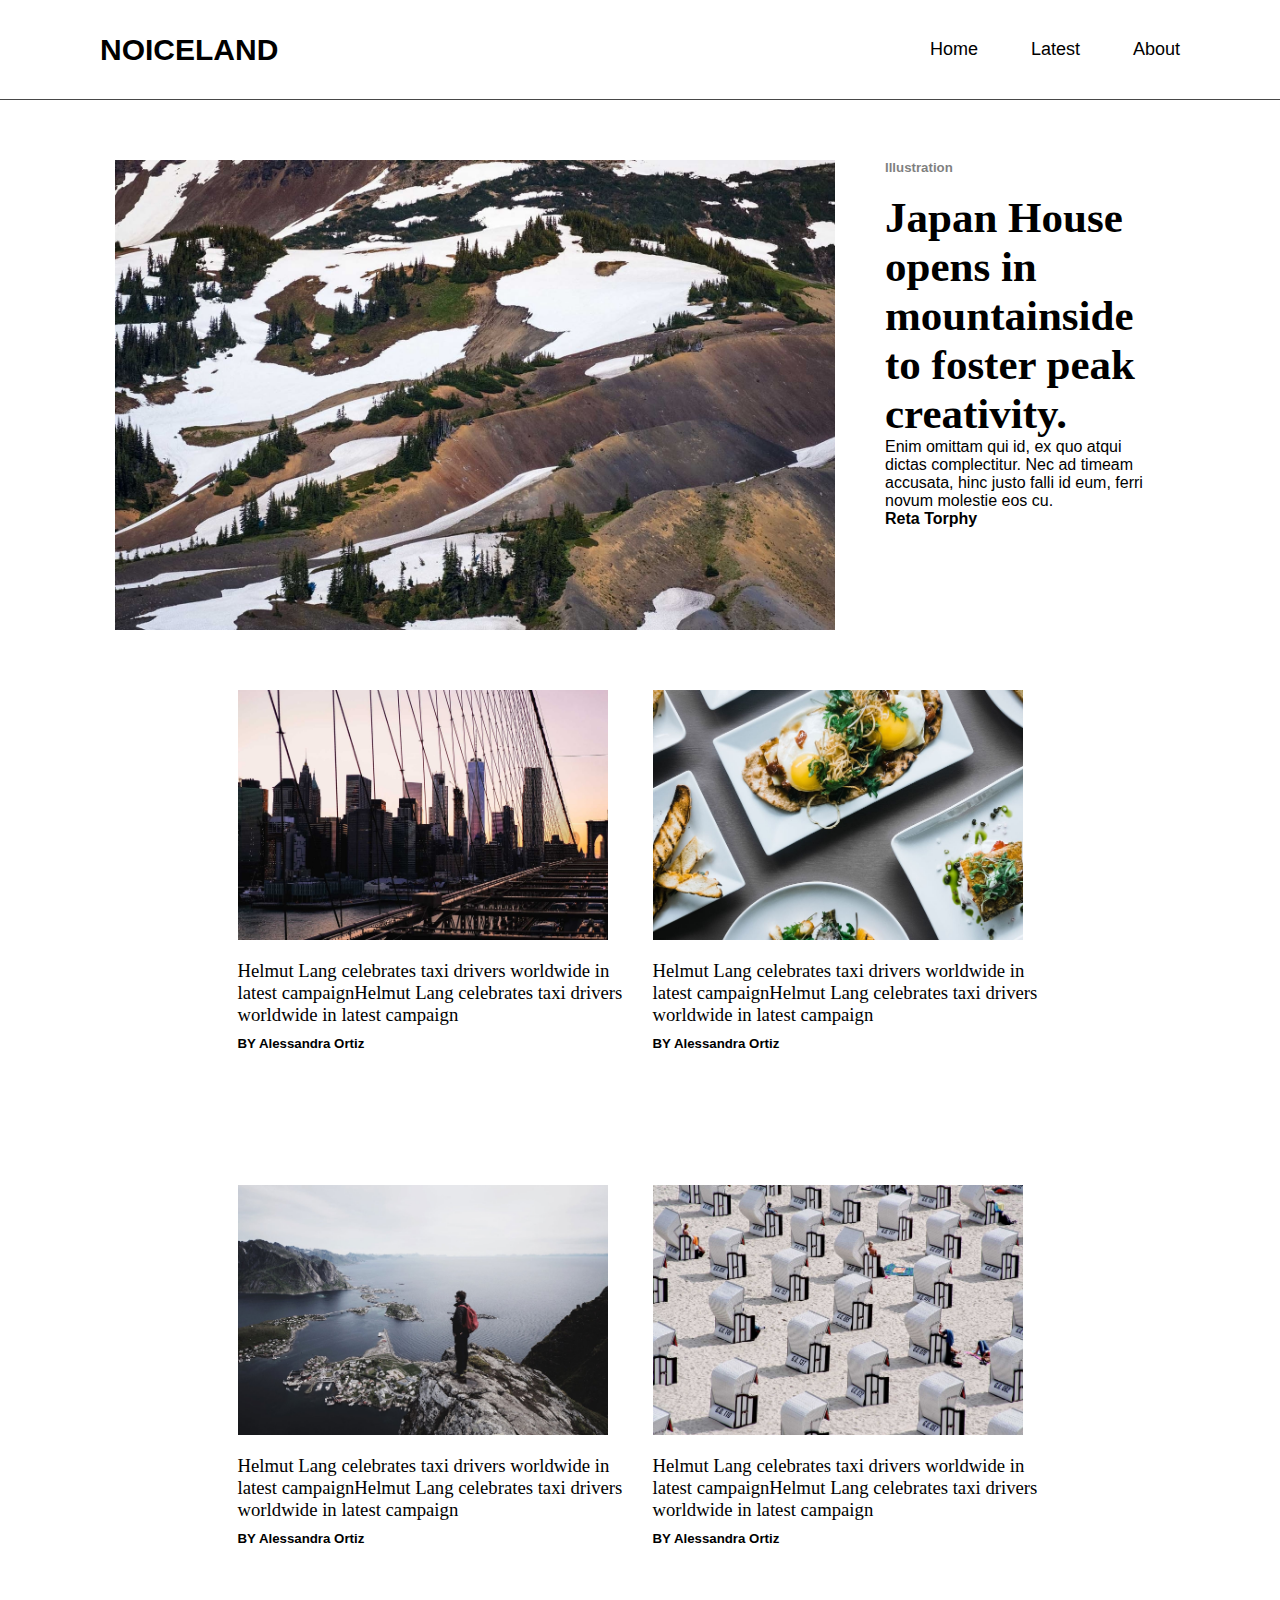
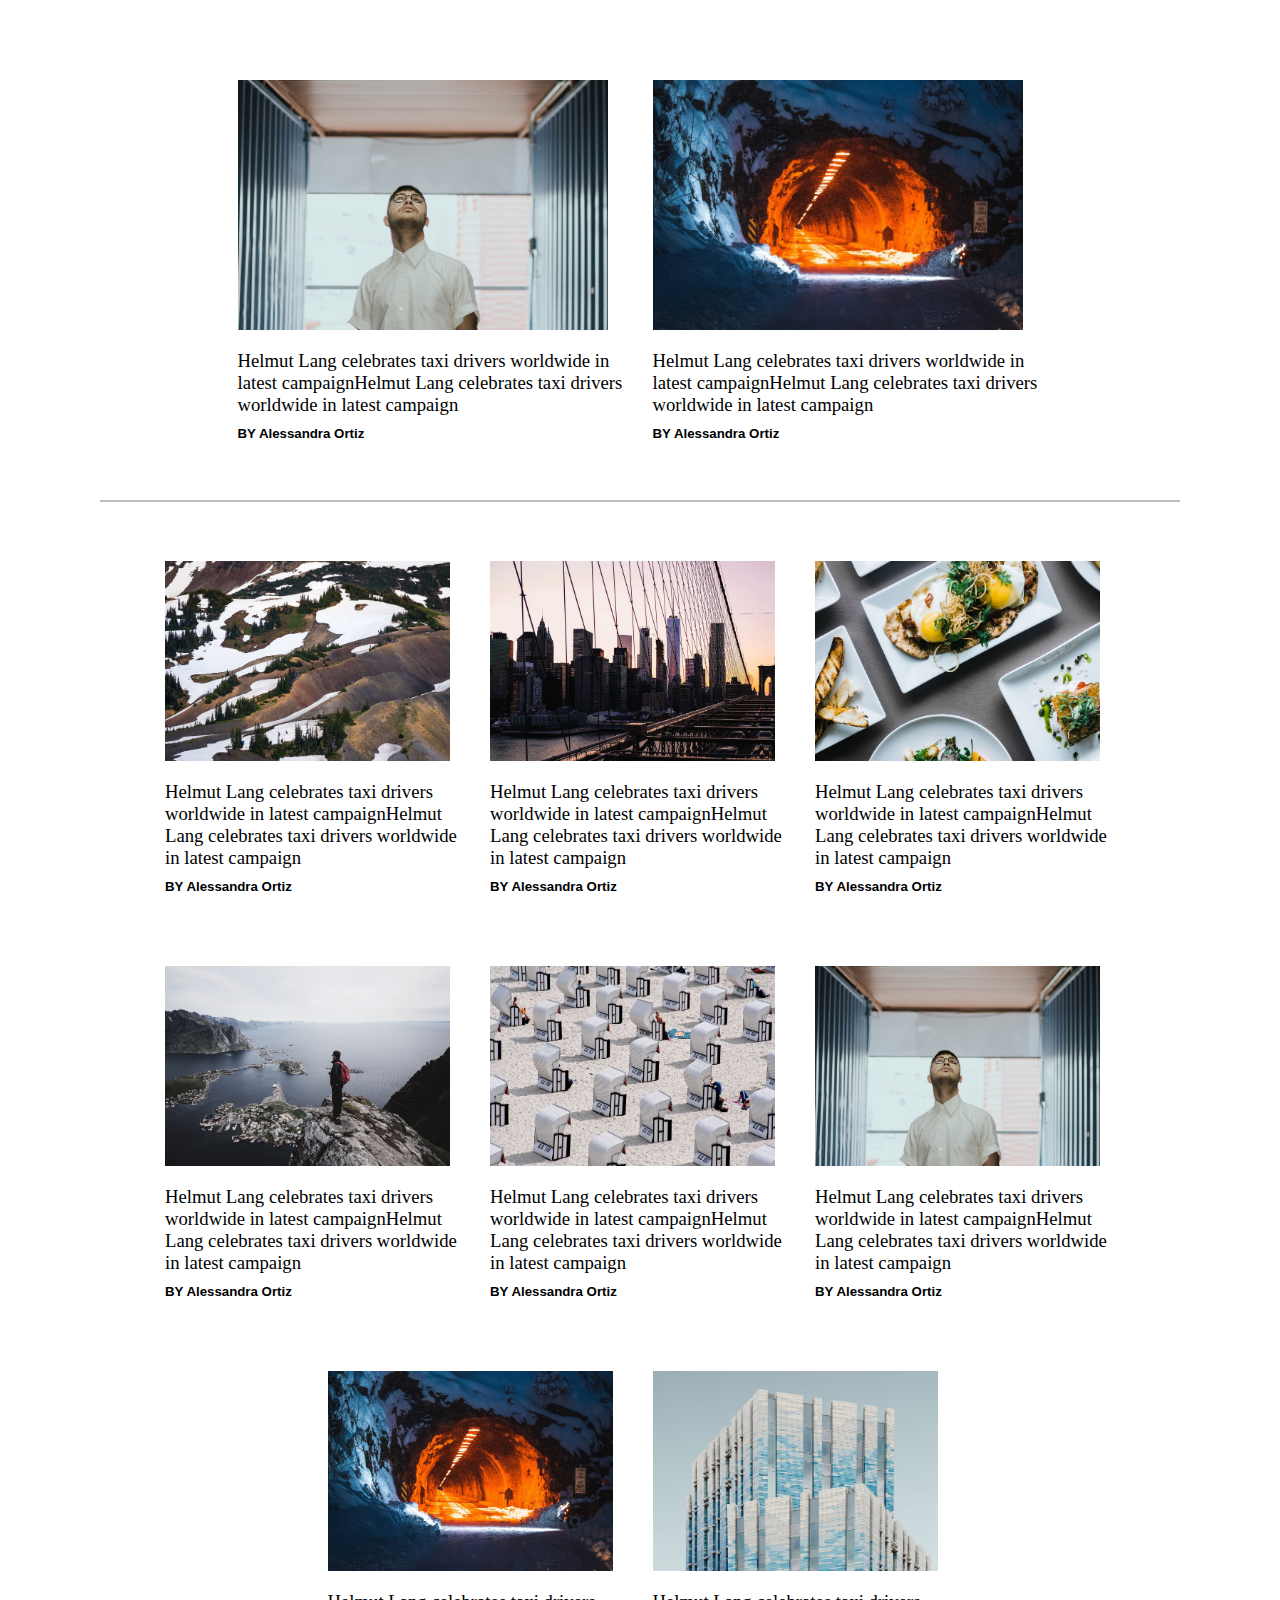
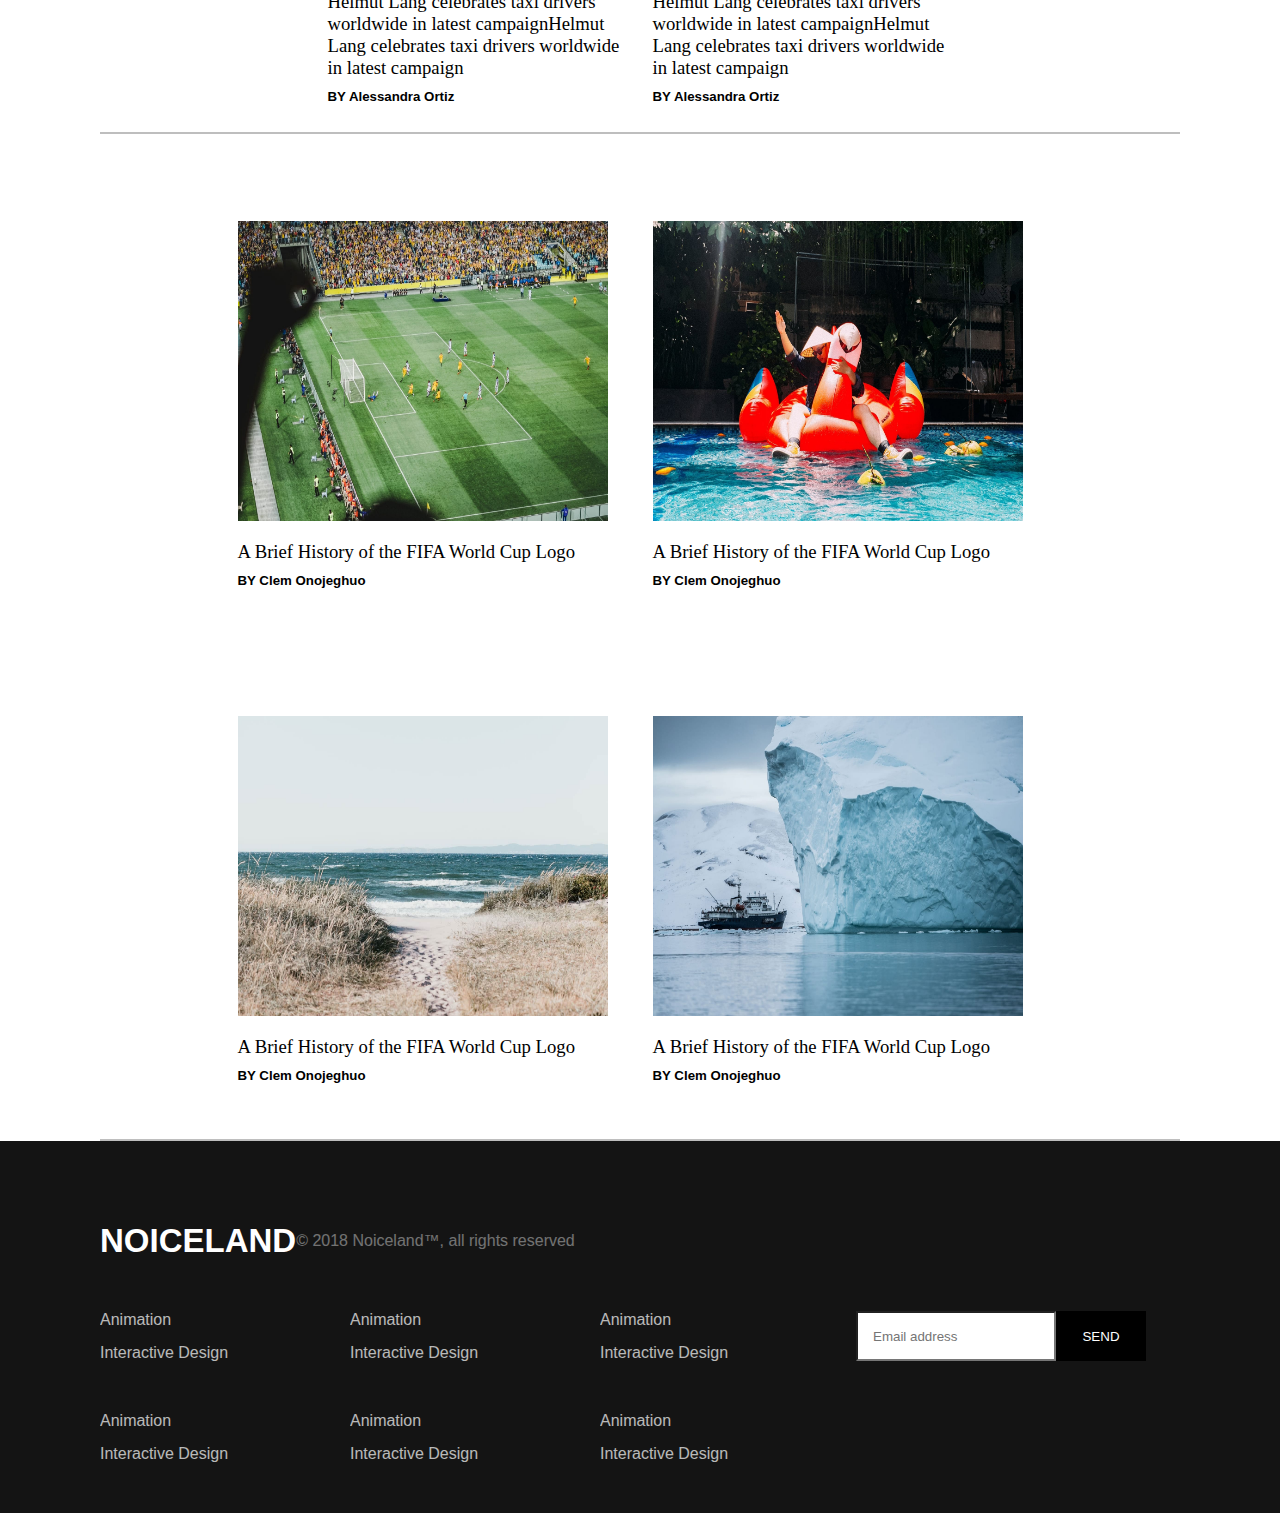
<file: index.html>
<!DOCTYPE html>
<html lang="en">
<head>
    <meta charset="UTF-8">
    <meta name="viewport" content="width=device-width, initial-scale=1.0">
    <link rel="stylesheet" href="https://cdnjs.cloudflare.com/ajax/libs/font-awesome/6.5.1/css/all.min.css" integrity="sha512-DTOQO9RWCH3ppGqcWaEA1BIZOC6xxalwEsw9c2QQeAIftl+Vegovlnee1c9QX4TctnWMn13TZye+giMm8e2LwA==" crossorigin="anonymous" referrerpolicy="no-referrer" />
    <link rel="stylesheet" href="./task1/task1.css">
    <title>Task 1</title>
</head>
<body>
  <div class="container">
    <header>
      <nav>
        <h1>NOICELAND</h1>
        <ul class="ul">
          <li>
            <a href="#" class="link">Home</a>
          </li>
          <li>
            <a href="#" class="link">Latest</a>
          </li>
          <li>
            <a href="#" class="link">About</a>
          </li>
        </ul>
        <i class="fa-solid fa-bars"></i>
      </nav>
      <main>
        <div class="header-item1">
          <img src="./task1/task1-sass/img/img1.jfif" alt="img1">
        </div>
        <div class="header-item2">
          <div class="text">
            <h5>Illustration</h5>
            <h1>Japan House opens in mountainside to foster peak creativity.</h1>
          </div>
          <div class="text">
            <p>Enim omittam qui id, ex quo atqui dictas complectitur. Nec ad timeam accusata, hinc justo falli id eum, ferri novum molestie eos cu.</p>
            <h4>Reta Torphy</h4>
          </div>
        </div>
      </main>
    </header>
    <div class="main">
      <div class="main-box1">
        <div class="card">
          <img src="./task1/task1-sass/img/img-2.jfif" alt="img-2">
          <div class="img-text">
            <h3>Helmut Lang celebrates taxi drivers worldwide in latest campaignHelmut Lang celebrates taxi drivers worldwide in latest campaign</h3>
            <h5> BY Alessandra Ortiz</h5>
          </div>
        </div>
        <div class="card">
          <img src="./task1/task1-sass/img/3.jfif" alt="3">
          <div class="img-text">
            <h3>Helmut Lang celebrates taxi drivers worldwide in latest campaignHelmut Lang celebrates taxi drivers worldwide in latest campaign</h3>
            <h5> BY Alessandra Ortiz</h5>
          </div>
        </div>
        <div class="card">
          <img src="./task1/task1-sass/img/4.jfif" alt="4">
          <div class="img-text">
            <h3>Helmut Lang celebrates taxi drivers worldwide in latest campaignHelmut Lang celebrates taxi drivers worldwide in latest campaign</h3>
            <h5> BY Alessandra Ortiz</h5>
          </div>
        </div>
        <div class="card">
          <img src="./task1/task1-sass/img/5.jfif" alt="5">
          <div class="img-text">
            <h3>Helmut Lang celebrates taxi drivers worldwide in latest campaignHelmut Lang celebrates taxi drivers worldwide in latest campaign</h3>
            <h5> BY Alessandra Ortiz</h5>
          </div>
        </div>
        <div class="card">
          <img src="./task1/task1-sass/img/6.jfif" alt="6">
          <div class="img-text">
            <h3>Helmut Lang celebrates taxi drivers worldwide in latest campaignHelmut Lang celebrates taxi drivers worldwide in latest campaign</h3>
            <h5> BY Alessandra Ortiz</h5>
          </div>
        </div>
        <div class="card">
          <img src="./task1/task1-sass/img/7.jfif" alt="7">
          <div class="img-text">
            <h3>Helmut Lang celebrates taxi drivers worldwide in latest campaignHelmut Lang celebrates taxi drivers worldwide in latest campaign</h3>
            <h5> BY Alessandra Ortiz</h5>
          </div>
        </div>
      </div>
      <div class="main-box1">
        <div class="card1">
          <img src="./task1/task1-sass/img/img1.jfif" alt="img1">
          <div class="img-text">
              <h3>Helmut Lang celebrates taxi drivers worldwide in latest campaignHelmut Lang celebrates taxi drivers worldwide in latest campaign</h3>
              <h5> BY Alessandra Ortiz</h5>
            </div>
          </div>
        <div class="card1">
        <img src="./task1/task1-sass/img/img-2.jfif" alt="img-2">
        <div class="img-text">
            <h3>Helmut Lang celebrates taxi drivers worldwide in latest campaignHelmut Lang celebrates taxi drivers worldwide in latest campaign</h3>
            <h5> BY Alessandra Ortiz</h5>
          </div>
        </div>
        <div class="card1">
        <img src="./task1/task1-sass/img/3.jfif" alt="3">
        <div class="img-text">
            <h3>Helmut Lang celebrates taxi drivers worldwide in latest campaignHelmut Lang celebrates taxi drivers worldwide in latest campaign</h3>
            <h5> BY Alessandra Ortiz</h5>
          </div>
        </div>
        <div class="card1">
        <img src="./task1/task1-sass/img/4.jfif" alt="4">
        <div class="img-text">
            <h3>Helmut Lang celebrates taxi drivers worldwide in latest campaignHelmut Lang celebrates taxi drivers worldwide in latest campaign</h3>
            <h5> BY Alessandra Ortiz</h5>
          </div>
        </div>
        <div class="card1">
        <img src="./task1/task1-sass/img/5.jfif" alt="5">
        <div class="img-text">
            <h3>Helmut Lang celebrates taxi drivers worldwide in latest campaignHelmut Lang celebrates taxi drivers worldwide in latest campaign</h3>
            <h5> BY Alessandra Ortiz</h5>
          </div>
        </div>
        <div class="card1">
          <img src="./task1/task1-sass/img/6.jfif" alt="6">
          <div class="img-text">
            <h3>Helmut Lang celebrates taxi drivers worldwide in latest campaignHelmut Lang celebrates taxi drivers worldwide in latest campaign</h3>
            <h5> BY Alessandra Ortiz</h5>
          </div>
        </div>
        <div class="card1">
          <img src="./task1/task1-sass/img/7.jfif" alt="7">
          <div class="img-text">
            <h3>Helmut Lang celebrates taxi drivers worldwide in latest campaignHelmut Lang celebrates taxi drivers worldwide in latest campaign</h3>
            <h5> BY Alessandra Ortiz</h5>
          </div>
        </div>
        <div class="card1">
          <img src="./task1/task1-sass/img/8.jfif" alt="8">
          <div class="img-text">
              <h3>Helmut Lang celebrates taxi drivers worldwide in latest campaignHelmut Lang celebrates taxi drivers worldwide in latest campaign</h3>
              <h5> BY Alessandra Ortiz</h5>
            </div>
          </div>
      </div>
      <div class="main-box2">
        <div class="card2">
          <img src="./task1/task1-sass/img/9.jfif" alt="9">
          <div class="card2-text">
            <h3>A Brief History of the FIFA World Cup Logo</h3>
            <h5>BY Clem Onojeghuo</h5>
          </div>
        </div>
        <div class="card2">
          <img src="./task1/task1-sass/img/10.jfif" alt="10">
          <div class="card2-text">
            <h3>A Brief History of the FIFA World Cup Logo</h3>
            <h5>BY Clem Onojeghuo</h5>
          </div>
        </div>
        <div class="card2">
          <img src="./task1/task1-sass/img/11.jfif" alt="11">
          <div class="card2-text">
            <h3>A Brief History of the FIFA World Cup Logo</h3>
            <h5>BY Clem Onojeghuo</h5>
          </div>
        </div>
        <div class="card2">
          <img src="./task1/task1-sass/img/12.jfif" alt="12">
          <div class="card2-text">
            <h3>A Brief History of the FIFA World Cup Logo</h3>
            <h5>BY Clem Onojeghuo</h5>
          </div>
        </div>
      </div>
    </div>
    <footer>
      <div class="footer-nav">
        <h1>NOICELAND</h1>
        <p>© 2018 Noiceland™, all rights reserved</p>
      </div>
      <div class="footer">
        <div class="footer-item">
          <div class="card3">
            <p>Animation</p>
            <p>Interactive Design</p>
          </div>
          <div class="card3">
            <p>Animation</p>
            <p>Interactive Design</p>
          </div>
          <div class="card3">
            <p>Animation</p>
            <p>Interactive Design</p>
          </div>
          <div class="card3">
            <p>Animation</p>
            <p>Interactive Design</p>
          </div>
          <div class="card3">
            <p>Animation</p>
            <p>Interactive Design</p>
          </div>
          <div class="card3">
            <p>Animation</p>
            <p>Interactive Design</p>
          </div>
        </div>
        <form>
          <input type="email" placeholder="Email address">
          <button type="submit">SEND</button>
        </form>
      </div>
    </footer>
  </div>
</body>
</html>
</file>
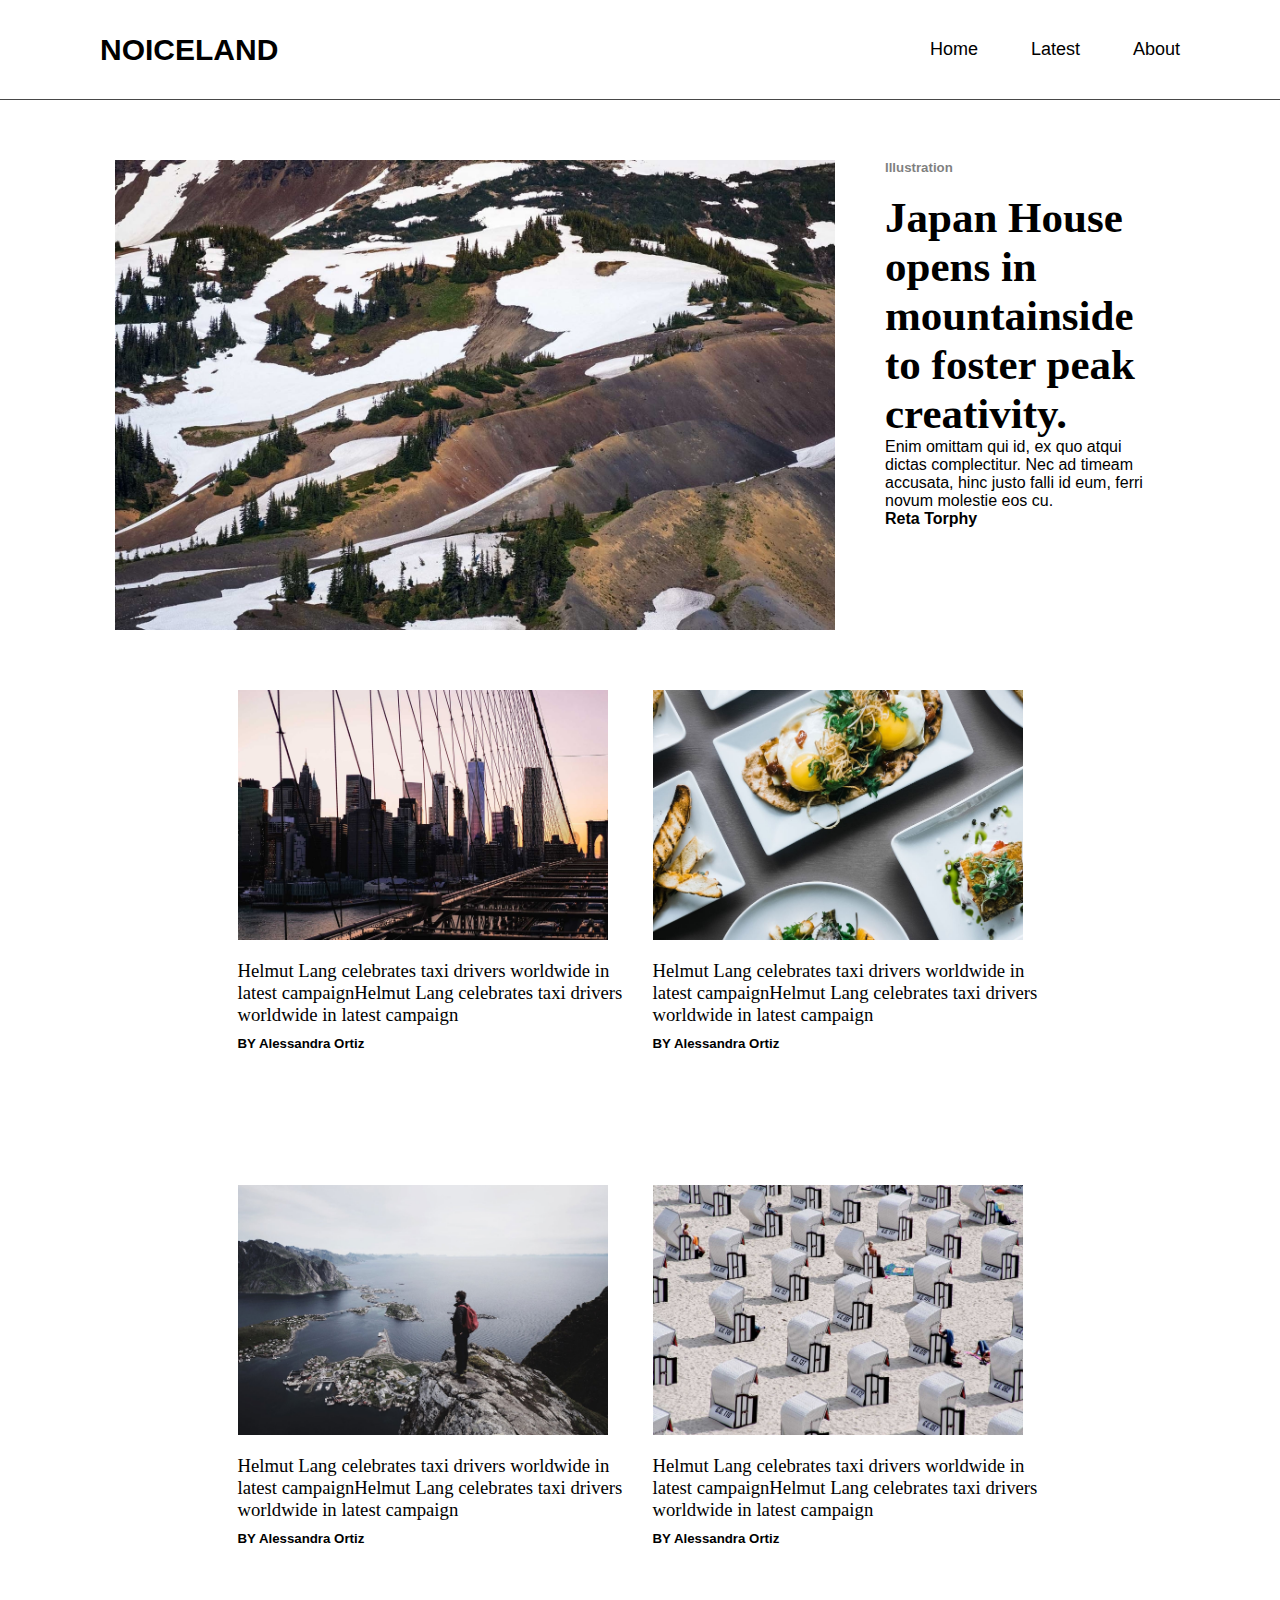
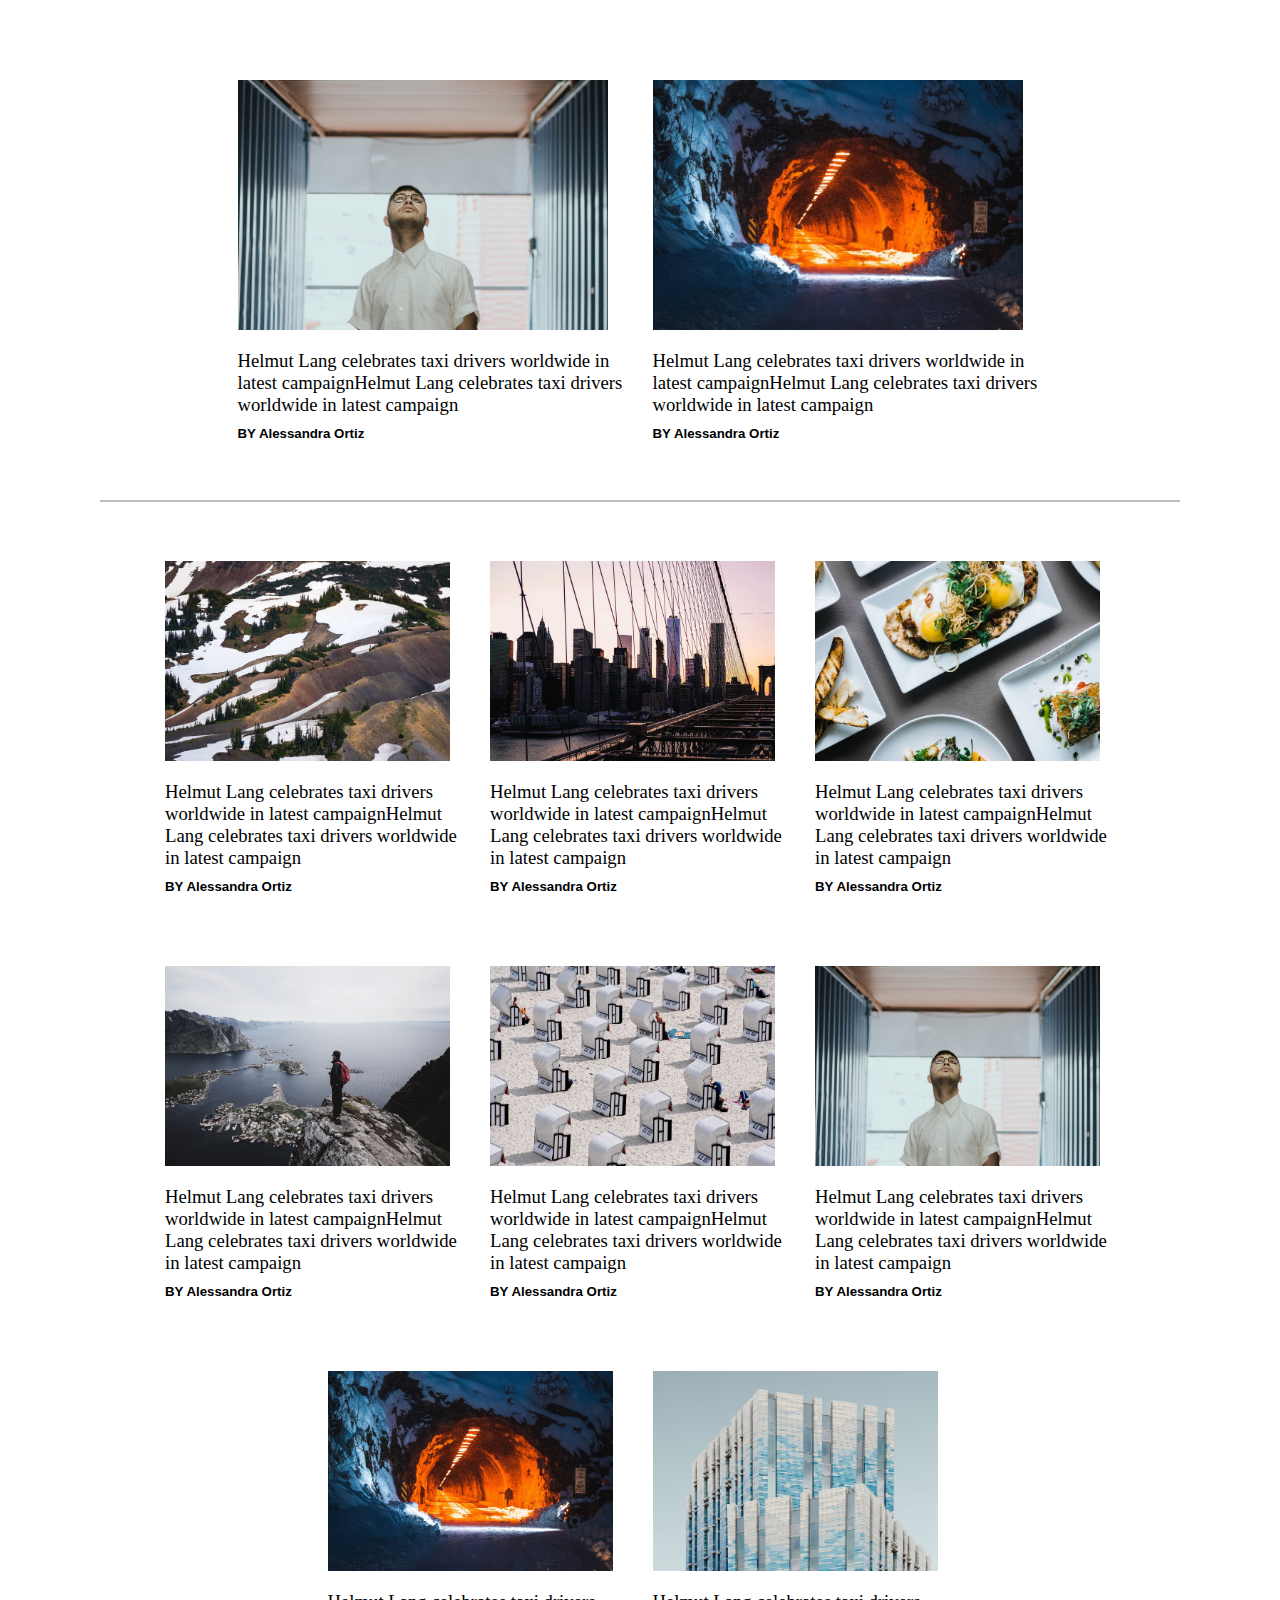
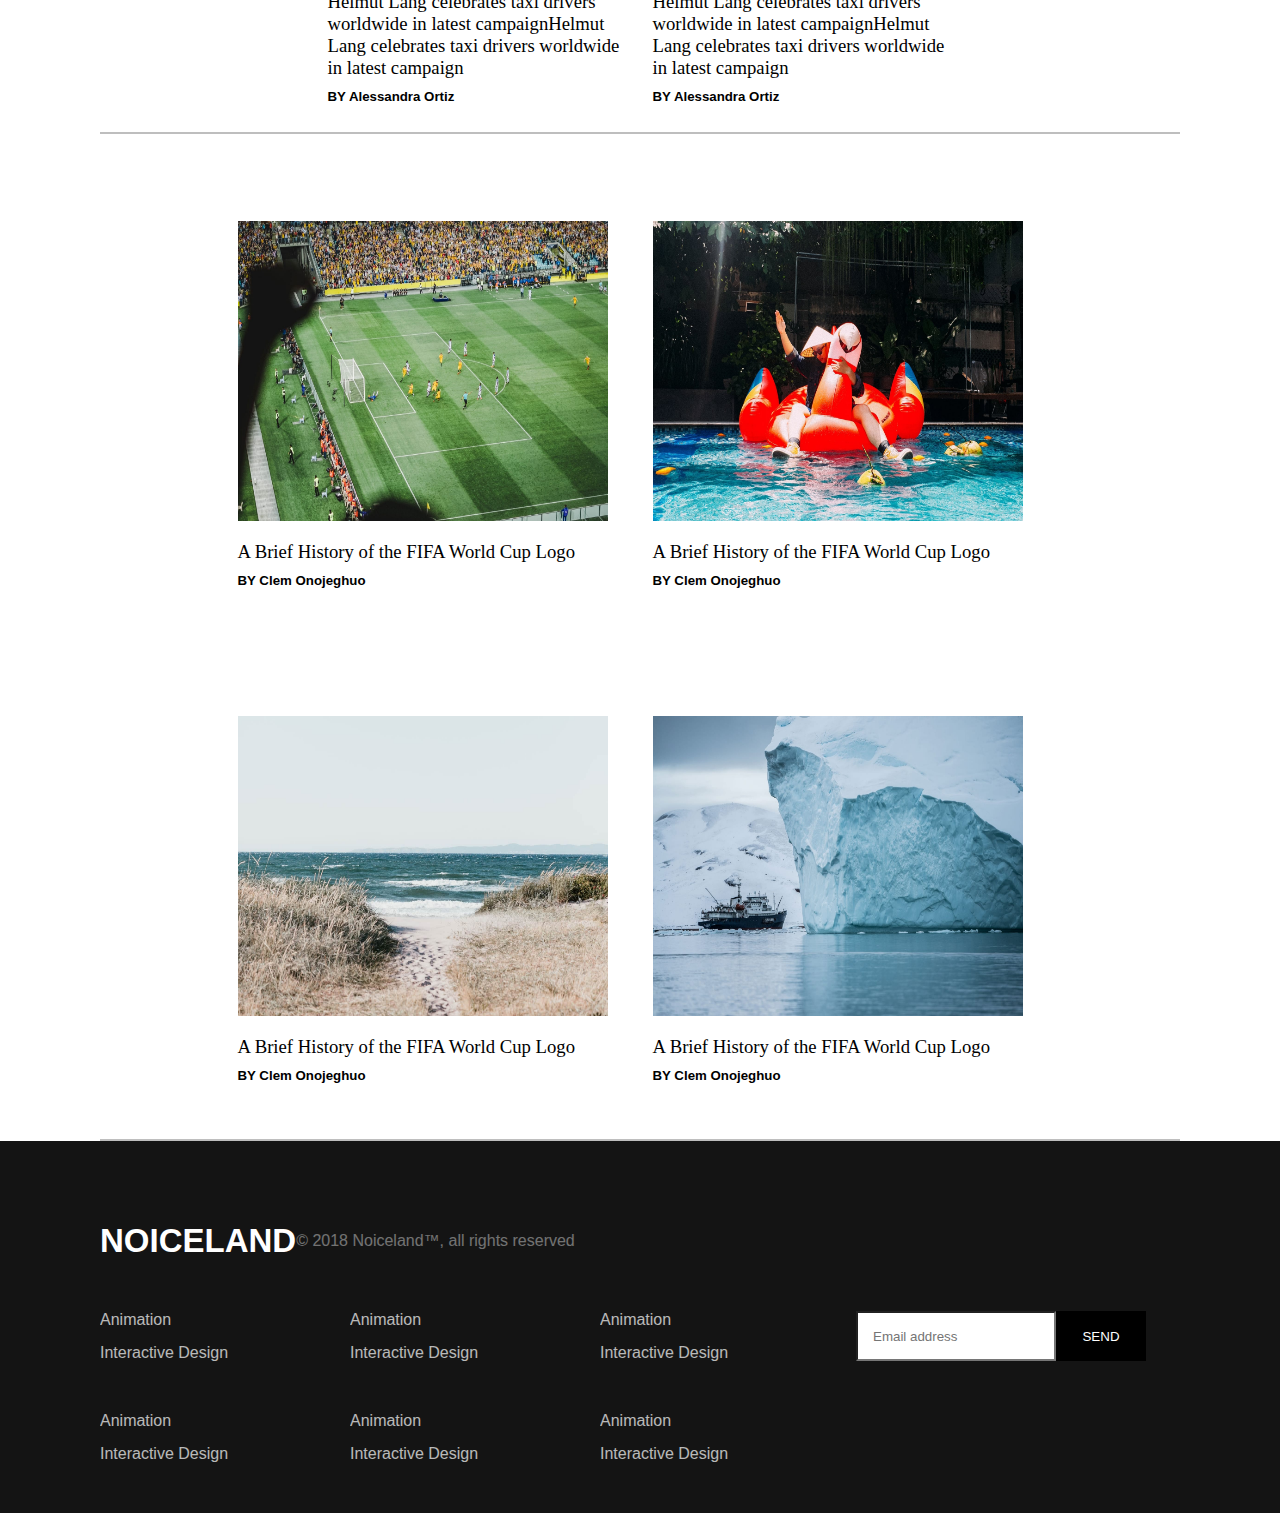
<file: task1/task1.html>
<!DOCTYPE html>
<html lang="en">
<head>
    <meta charset="UTF-8">
    <meta name="viewport" content="width=device-width, initial-scale=1.0">
    <link rel="stylesheet" href="https://cdnjs.cloudflare.com/ajax/libs/font-awesome/6.5.1/css/all.min.css" integrity="sha512-DTOQO9RWCH3ppGqcWaEA1BIZOC6xxalwEsw9c2QQeAIftl+Vegovlnee1c9QX4TctnWMn13TZye+giMm8e2LwA==" crossorigin="anonymous" referrerpolicy="no-referrer" />
    <link rel="stylesheet" href="./task1.css">
    <title>Task 1</title>
</head>
<body>
  <div class="container">
    <header>
      <nav>
        <h1>NOICELAND</h1>
        <ul class="ul">
          <li>
            <a href="#" class="link">Home</a>
          </li>
          <li>
            <a href="#" class="link">Latest</a>
          </li>
          <li>
            <a href="#" class="link">About</a>
          </li>
        </ul>
        <i class="fa-solid fa-bars"></i>
      </nav>
      <main>
        <div class="header-item1">
          <img src="./task1-sass/img/img1.jfif" alt="img1">
        </div>
        <div class="header-item2">
          <div class="text">
            <h5>Illustration</h5>
            <h1>Japan House opens in mountainside to foster peak creativity.</h1>
          </div>
          <div class="text">
            <p>Enim omittam qui id, ex quo atqui dictas complectitur. Nec ad timeam accusata, hinc justo falli id eum, ferri novum molestie eos cu.</p>
            <h4>Reta Torphy</h4>
          </div>
        </div>
      </main>
    </header>
    <div class="main">
      <div class="main-box1">
        <div class="card">
          <img src="./task1-sass/img/img-2.jfif" alt="img-2">
          <div class="img-text">
            <h3>Helmut Lang celebrates taxi drivers worldwide in latest campaignHelmut Lang celebrates taxi drivers worldwide in latest campaign</h3>
            <h5> BY Alessandra Ortiz</h5>
          </div>
        </div>
        <div class="card">
          <img src="./task1-sass/img/3.jfif" alt="3">
          <div class="img-text">
            <h3>Helmut Lang celebrates taxi drivers worldwide in latest campaignHelmut Lang celebrates taxi drivers worldwide in latest campaign</h3>
            <h5> BY Alessandra Ortiz</h5>
          </div>
        </div>
        <div class="card">
          <img src="./task1-sass/img/4.jfif" alt="4">
          <div class="img-text">
            <h3>Helmut Lang celebrates taxi drivers worldwide in latest campaignHelmut Lang celebrates taxi drivers worldwide in latest campaign</h3>
            <h5> BY Alessandra Ortiz</h5>
          </div>
        </div>
        <div class="card">
          <img src="./task1-sass/img/5.jfif" alt="5">
          <div class="img-text">
            <h3>Helmut Lang celebrates taxi drivers worldwide in latest campaignHelmut Lang celebrates taxi drivers worldwide in latest campaign</h3>
            <h5> BY Alessandra Ortiz</h5>
          </div>
        </div>
        <div class="card">
          <img src="./task1-sass/img/6.jfif" alt="6">
          <div class="img-text">
            <h3>Helmut Lang celebrates taxi drivers worldwide in latest campaignHelmut Lang celebrates taxi drivers worldwide in latest campaign</h3>
            <h5> BY Alessandra Ortiz</h5>
          </div>
        </div>
        <div class="card">
          <img src="./task1-sass/img/7.jfif" alt="7">
          <div class="img-text">
            <h3>Helmut Lang celebrates taxi drivers worldwide in latest campaignHelmut Lang celebrates taxi drivers worldwide in latest campaign</h3>
            <h5> BY Alessandra Ortiz</h5>
          </div>
        </div>
      </div>
      <div class="main-box1">
        <div class="card1">
          <img src="./task1-sass/img/img1.jfif" alt="img1">
          <div class="img-text">
              <h3>Helmut Lang celebrates taxi drivers worldwide in latest campaignHelmut Lang celebrates taxi drivers worldwide in latest campaign</h3>
              <h5> BY Alessandra Ortiz</h5>
            </div>
          </div>
        <div class="card1">
        <img src="./task1-sass/img/img-2.jfif" alt="img-2">
        <div class="img-text">
            <h3>Helmut Lang celebrates taxi drivers worldwide in latest campaignHelmut Lang celebrates taxi drivers worldwide in latest campaign</h3>
            <h5> BY Alessandra Ortiz</h5>
          </div>
        </div>
        <div class="card1">
        <img src="./task1-sass/img/3.jfif" alt="3">
        <div class="img-text">
            <h3>Helmut Lang celebrates taxi drivers worldwide in latest campaignHelmut Lang celebrates taxi drivers worldwide in latest campaign</h3>
            <h5> BY Alessandra Ortiz</h5>
          </div>
        </div>
        <div class="card1">
        <img src="./task1-sass/img/4.jfif" alt="4">
        <div class="img-text">
            <h3>Helmut Lang celebrates taxi drivers worldwide in latest campaignHelmut Lang celebrates taxi drivers worldwide in latest campaign</h3>
            <h5> BY Alessandra Ortiz</h5>
          </div>
        </div>
        <div class="card1">
        <img src="./task1-sass/img/5.jfif" alt="5">
        <div class="img-text">
            <h3>Helmut Lang celebrates taxi drivers worldwide in latest campaignHelmut Lang celebrates taxi drivers worldwide in latest campaign</h3>
            <h5> BY Alessandra Ortiz</h5>
          </div>
        </div>
        <div class="card1">
          <img src="./task1-sass/img/6.jfif" alt="6">
          <div class="img-text">
            <h3>Helmut Lang celebrates taxi drivers worldwide in latest campaignHelmut Lang celebrates taxi drivers worldwide in latest campaign</h3>
            <h5> BY Alessandra Ortiz</h5>
          </div>
        </div>
        <div class="card1">
          <img src="./task1-sass/img/7.jfif" alt="7">
          <div class="img-text">
            <h3>Helmut Lang celebrates taxi drivers worldwide in latest campaignHelmut Lang celebrates taxi drivers worldwide in latest campaign</h3>
            <h5> BY Alessandra Ortiz</h5>
          </div>
        </div>
        <div class="card1">
          <img src="./task1-sass/img/8.jfif" alt="8">
          <div class="img-text">
              <h3>Helmut Lang celebrates taxi drivers worldwide in latest campaignHelmut Lang celebrates taxi drivers worldwide in latest campaign</h3>
              <h5> BY Alessandra Ortiz</h5>
            </div>
          </div>
      </div>
      <div class="main-box2">
        <div class="card2">
          <img src="./task1-sass/img/9.jfif" alt="9">
          <div class="card2-text">
            <h3>A Brief History of the FIFA World Cup Logo</h3>
            <h5>BY Clem Onojeghuo</h5>
          </div>
        </div>
        <div class="card2">
          <img src="./task1-sass/img/10.jfif" alt="10">
          <div class="card2-text">
            <h3>A Brief History of the FIFA World Cup Logo</h3>
            <h5>BY Clem Onojeghuo</h5>
          </div>
        </div>
        <div class="card2">
          <img src="./task1-sass/img/11.jfif" alt="11">
          <div class="card2-text">
            <h3>A Brief History of the FIFA World Cup Logo</h3>
            <h5>BY Clem Onojeghuo</h5>
          </div>
        </div>
        <div class="card2">
          <img src="./task1-sass/img/12.jfif" alt="12">
          <div class="card2-text">
            <h3>A Brief History of the FIFA World Cup Logo</h3>
            <h5>BY Clem Onojeghuo</h5>
          </div>
        </div>
      </div>
    </div>
    <footer>
      <div class="footer-nav">
        <h1>NOICELAND</h1>
        <p>© 2018 Noiceland™, all rights reserved</p>
      </div>
      <div class="footer">
        <div class="footer-item">
          <div class="card3">
            <p>Animation</p>
            <p>Interactive Design</p>
          </div>
          <div class="card3">
            <p>Animation</p>
            <p>Interactive Design</p>
          </div>
          <div class="card3">
            <p>Animation</p>
            <p>Interactive Design</p>
          </div>
          <div class="card3">
            <p>Animation</p>
            <p>Interactive Design</p>
          </div>
          <div class="card3">
            <p>Animation</p>
            <p>Interactive Design</p>
          </div>
          <div class="card3">
            <p>Animation</p>
            <p>Interactive Design</p>
          </div>
        </div>
        <form>
          <input type="email" placeholder="Email address">
          <button type="submit">SEND</button>
        </form>
      </div>
    </footer>
  </div>
</body>
</html>
</file>
<file: task1/task1.css>
* {
  margin: 0;
  padding: 0;
  box-sizing: border-box;
  text-decoration: none;
  list-style: none;
  font-family: sans-serif;
}

.container {
  width: 100%;
  display: flex;
  flex-direction: column;
}
.container header {
  width: 100%;
  display: flex;
  flex-direction: column;
}
.container header nav {
  width: 100%;
  height: 100px;
  padding: 0px 100px;
  display: flex;
  align-items: center;
  justify-content: space-between;
  border-bottom: 1px solid rgb(71, 71, 71);
}
.container header nav h1 {
  font-size: 30px;
  font-weight: 600;
}
.container header nav i {
  display: none;
}
.container header .ul {
  width: 250px;
  display: flex;
  justify-content: space-between;
  align-items: center;
}
.container header .link {
  color: #000;
  font-size: 18px;
}
.container header main {
  width: 100%;
  padding: 0px 100px;
  display: flex;
  justify-content: center;
  align-items: center;
  align-items: center;
  gap: 50px;
  margin-top: 60px;
}
.container header main .header-item1 {
  width: 720px;
  height: 470px;
}
.container header main .header-item1 img {
  width: 100%;
  height: 100%;
}
.container header main .header-item2 {
  width: calc(100% - 800px);
  height: 470px;
}
.container header main .header-item2 h5 {
  opacity: 0.5;
  margin-bottom: 18px;
}
.container header main .header-item2 h1 {
  font-size: 43px;
  font-family: "Tenor Sans";
}
.container .main {
  width: 100%;
  display: flex;
  flex-direction: column;
  padding: 0px 100px;
  gap: 30px;
}
.container .main .main-box1 {
  display: flex;
  justify-content: center;
  align-items: center;
  flex-wrap: wrap;
  gap: 15px;
  border-bottom: 2px solid rgb(190, 190, 190);
}
.container .main .main-box1 .card {
  width: 400px;
  height: 480px;
  display: flex;
  flex-direction: column;
  justify-content: center;
  gap: 20px;
  padding: 5px;
}
.container .main .main-box1 .card img {
  width: 95%;
  height: 250px;
}
.container .main .main-box1 .card .img-text {
  display: flex;
  flex-direction: column;
  gap: 10px;
}
.container .main .main-box1 .card .img-text h3 {
  font-family: "Tenor Sans";
  font-weight: 500;
}
.container .main .main-box1 .card .img-text h5 {
  font-weight: 800;
}
.container .main .main-box1 .card1 {
  width: 310px;
  height: 390px;
  display: flex;
  flex-direction: column;
  justify-content: center;
  gap: 20px;
  padding: 5px;
}
.container .main .main-box1 .card1 img {
  width: 95%;
  height: 200px;
}
.container .main .main-box1 .card1 .img-text {
  display: flex;
  flex-direction: column;
  gap: 10px;
}
.container .main .main-box1 .card1 .img-text h3 {
  font-family: "Tenor Sans";
  font-weight: 500;
}
.container .main .main-box1 .card1 .img-text h5 {
  font-weight: 800;
}
.container .main .main-box2 {
  display: flex;
  justify-content: center;
  align-items: center;
  flex-wrap: wrap;
  gap: 15px;
  border-bottom: 2px solid rgb(190, 190, 190);
}
.container .main .main-box2 .card2 {
  width: 590px;
  height: 480px;
  display: flex;
  flex-direction: column;
  justify-content: center;
  gap: 20px;
  padding: 5px;
}
.container .main .main-box2 .card2 img {
  width: 95%;
  height: 380px;
}
.container .main .main-box2 .card2 .card2-text {
  display: flex;
  flex-direction: column;
  gap: 10px;
}
.container .main .main-box2 .card2 .card2-text h3 {
  font-family: "Tenor Sans";
  font-weight: 500;
}
.container .main .main-box2 .card2 .card2-text h5 {
  font-weight: 800;
}
.container footer {
  width: 100%;
  padding: 50px 100px;
  display: flex;
  flex-direction: column;
  background-color: #141414;
}
.container footer .footer-nav {
  width: 100%;
  height: 100px;
  display: flex;
  align-items: center;
  background-color: #141414;
}
.container footer .footer-nav h1 {
  color: #fff;
  font-size: 33px;
}
.container footer .footer-nav p {
  color: #fff;
  opacity: 0.4;
}
.container footer .footer {
  width: 100%;
  display: flex;
  margin-top: 20px;
}
.container footer .footer .footer-item {
  width: 70%;
  display: flex;
  flex-wrap: wrap;
  gap: 50px;
}
.container footer .footer .footer-item .card3 {
  width: 200px;
  display: flex;
  flex-direction: column;
  gap: 15px;
}
.container footer .footer .footer-item .card3 p {
  color: #fff;
  opacity: 0.7;
}
.container footer .footer form {
  display: flex;
}
.container footer .footer form input {
  width: 200px;
  height: 50px;
  padding-left: 15px;
  display: flex;
  align-items: center;
  background-color: #fff;
}
.container footer .footer form button {
  cursor: pointer;
  width: 90px;
  height: 50px;
  border: none;
  background-color: #000;
  color: #fff;
}

@media (max-width: 950px) {
  .container header nav .ul {
    width: 250px;
    display: flex;
    justify-content: center;
    align-items: center;
    gap: 20px;
  }
}
@media (max-width: 678px) {
  .container header nav .ul {
    display: none;
  }
  .container header nav i {
    display: block;
  }
}
@media (max-width: 478px) {
  .container header nav {
    padding: 0px 50px;
  }
  .container header nav h1 {
    font-size: 25px;
  }
}
@media (max-width: 1200px) {
  .container header main {
    display: flex;
    flex-direction: column;
    justify-content: center;
    align-items: center;
    padding: 0px 40px;
  }
  .container header main .header-item2 {
    width: 100%;
    min-height: 200px;
  }
  .container header main .header-item1 {
    width: 620px;
    height: 400px;
  }
}
@media (max-width: 700px) {
  .container header main {
    display: flex;
    flex-direction: column;
    justify-content: center;
    align-items: center;
    padding: 0px 40px;
  }
  .container header main .header-item2 {
    width: 100%;
    min-height: 200px;
  }
  .container header main .header-item1 {
    width: 420px;
    height: 300px;
  }
}
@media (max-width: 500px) {
  .container header main {
    display: flex;
    flex-direction: column;
    justify-content: center;
    align-items: center;
    padding: 0px 40px;
  }
  .container header main .header-item2 {
    width: 100%;
    min-height: 400px;
  }
  .container header main .header-item1 {
    width: 250px;
    height: 300px;
  }
}
@media (max-width: 320px) {
  .container header main {
    display: flex;
    flex-direction: column;
    justify-content: center;
    align-items: center;
    padding: 0px 40px;
  }
  .container header main .header-item2 {
    width: 100%;
    min-height: 200px;
  }
  .container header main .header-item2 p {
    display: none;
  }
  .container header main .header-item1 {
    width: 250px;
    height: 300px;
  }
}
@media (max-width: 1400px) {
  .container .main .main-box2 .card2 {
    width: 400px;
  }
  .container .main .main-box2 .card2 img {
    height: 300px;
  }
}
@media (max-width: 600px) {
  .container .main .main-box2 .card2 {
    width: 400px;
  }
  .container .main .main-box2 .card2 img {
    height: 200px;
  }
  .container .main .main-box2 .card2 .card2-text h3 {
    font-family: "Tenor Sans";
    font-weight: 500;
    font-size: 20px;
  }
  .container .main .main-box2 .card2 .card2-text h5 {
    font-weight: 600;
    font-size: 14px;
  }
}
@media (max-width: 400px) {
  .container .main .main-box2 .card2 {
    width: 400px;
  }
  .container .main .main-box2 .card2 img {
    height: 100px;
  }
  .container .main .main-box2 .card2 h3 {
    font-family: "Tenor Sans";
    font-weight: 500;
    font-size: 27px;
  }
  .container .main .main-box2 .card2 h5 {
    font-weight: 600;
    font-size: 10px;
  }
}
@media (max-width: 950px) {
  .container footer .footer-nav {
    display: flex;
    flex-direction: column;
  }
  .container footer .footer {
    width: 100%;
    display: flex;
    flex-direction: column;
    gap: 30px;
  }
  .container footer .footer .footer-item {
    width: 100%;
    display: flex;
    flex-wrap: wrap;
    gap: 30px;
  }
  .container footer .footer .footer-item .card3 {
    width: 150px;
  }
}
@media (max-width: 500px) {
  .container footer form {
    display: flex;
    flex-direction: column;
  }
}/*# sourceMappingURL=task1.css.map */
</file>
